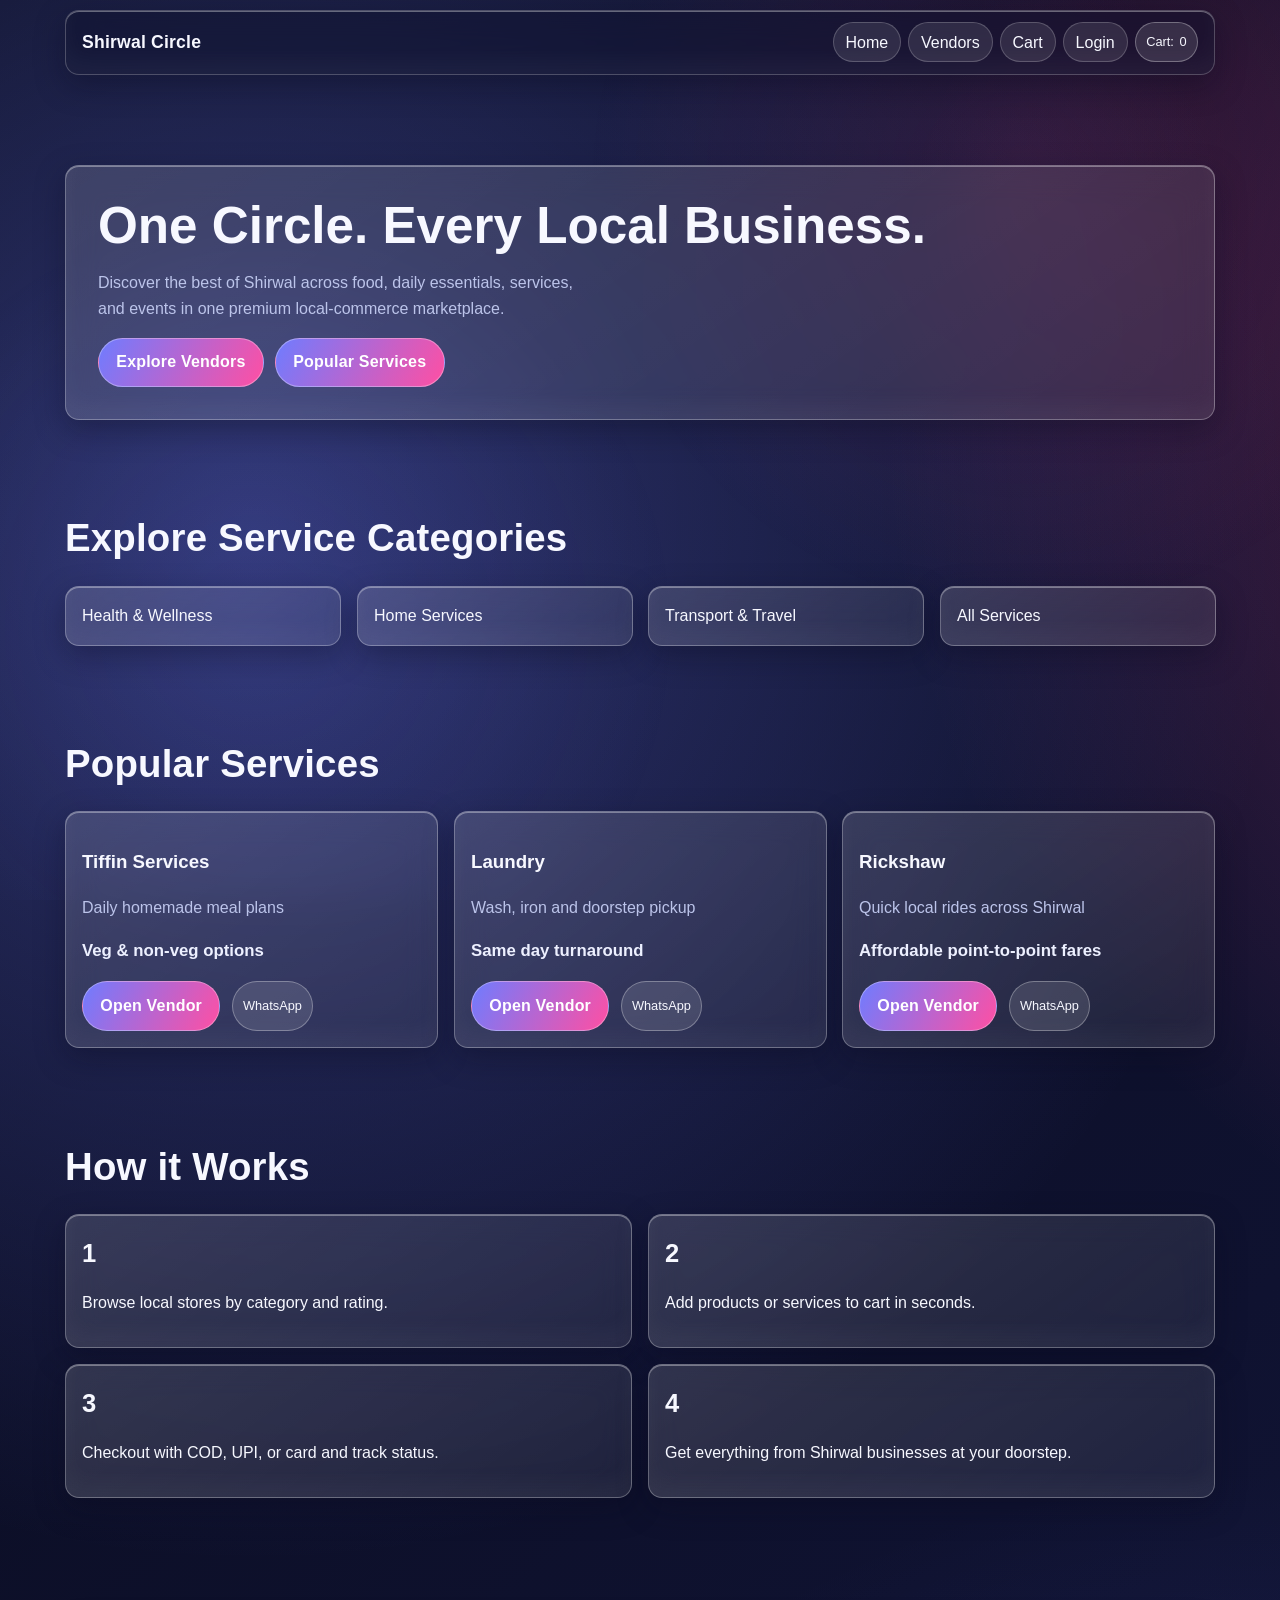
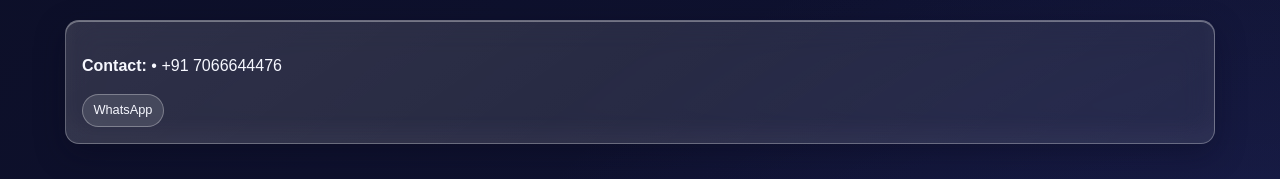
<file: index.html>
<!DOCTYPE html>
<html lang="en">
<head><meta charset="UTF-8"><meta name="viewport" content="width=device-width,initial-scale=1.0"><title>Shirwal Circle</title><link rel="stylesheet" href="css/style.css"></head>
<body>
<header class="site-header container"><nav class="navbar glass-card"><a class="brand" href="index.html">Shirwal Circle</a><div class="nav-links"><a class="nav-link" href="index.html">Home</a><a class="nav-link" href="vendors.html">Vendors</a><a class="nav-link" href="cart.html">Cart</a><a class="nav-link" data-auth="logged-in" href="account.html">Account</a><a class="nav-link" data-auth="logged-out" href="login.html">Login</a><span class="chip">Cart: <span data-cart-count>0</span></span><a class="nav-link" data-auth="logged-in" data-logout href="#">Logout</a></div></nav></header>
<main>
<section class="hero container"><div class="hero-box glass-card"><h1>One Circle. Every Local Business.</h1><p>Discover the best of Shirwal across food, daily essentials, services, and events in one premium local-commerce marketplace.</p><div class="actions"><a class="glass-btn" href="vendors.html">Explore Vendors</a><a class="glass-btn" href="vendors.html#home-services">Popular Services</a></div></div></section>
<section class="section container"><h2 class="section-title">Explore Service Categories</h2><div class="grid categories">
<a class="glass-card card-pad" href="vendors.html#health">Health & Wellness</a><a class="glass-card card-pad" href="vendors.html#home-services">Home Services</a><a class="glass-card card-pad" href="vendors.html#transport">Transport & Travel</a><a class="glass-card card-pad" href="vendors.html">All Services</a>
</div></section>
<section class="section container" id="popular-services"> <h2 class="section-title">Popular Services</h2> <div class="grid vendor-grid"> <div class="glass-card card-pad popular-card"> <h3>Tiffin Services</h3> <p class="muted">Daily homemade meal plans</p> <p class="price">Veg & non-veg options</p> <div class="actions"> <a class="glass-btn" href="vendors.html?service=Tiffin%20Services#service-tiffin-services"> Open Vendor </a> <a class="chip" href="https://wa.me/917066644476?text=Hello%2C%20I%20need%20Tiffin%20Services%20service%20in%20Shirwal.%20Please%20share%20availability%20and%20charges." target="_blank" rel="noopener" > WhatsApp </a> </div> </div> <div class="glass-card card-pad popular-card"> <h3>Laundry</h3> <p class="muted">Wash, iron and doorstep pickup</p> <p class="price">Same day turnaround</p> <div class="actions"> <a class="glass-btn" href="vendors.html?service=Laundry#service-laundry"> Open Vendor </a> <a class="chip" href="https://wa.me/917066644476?text=Hello%2C%20I%20need%20Laundry%20service%20in%20Shirwal.%20Please%20share%20availability%20and%20charges." target="_blank" rel="noopener" > WhatsApp </a> </div> </div> <div class="glass-card card-pad popular-card"> <h3>Rickshaw</h3> <p class="muted">Quick local rides across Shirwal</p> <p class="price">Affordable point-to-point fares</p> <div class="actions"> <a class="glass-btn" href="vendors.html?service=Rickshaw#service-rickshaw"> Open Vendor </a> <a class="chip" href="https://wa.me/917066644476?text=Hello%2C%20I%20need%20Rickshaw%20service%20in%20Shirwal.%20Please%20share%20availability%20and%20charges." target="_blank" rel="noopener" > WhatsApp </a> </div> </div> </div> </section>
<section class="section container"><h2 class="section-title">How it Works</h2><div class="grid info-grid"><div class="glass-card card-pad"><div class="kpi">1</div><p>Browse local stores by category and rating.</p></div><div class="glass-card card-pad"><div class="kpi">2</div><p>Add products or services to cart in seconds.</p></div><div class="glass-card card-pad"><div class="kpi">3</div><p>Checkout with COD, UPI, or card and track status.</p></div><div class="glass-card card-pad"><div class="kpi">4</div><p>Get everything from Shirwal businesses at your doorstep.</p></div></div></section>
</main>
<footer class="footer container"><div class="glass-card card-pad"><p><strong>Contact:</strong>  • +91 7066644476 </p> <div class="footer-links"> <a class="chip" href="https://api.whatsapp.com/send/?phone=917066644476&text=Hello" target="_blank" rel="noopener noreferrer">  WhatsApp</a>
</div><script src="js/app.js"></script></body></html>
</file>
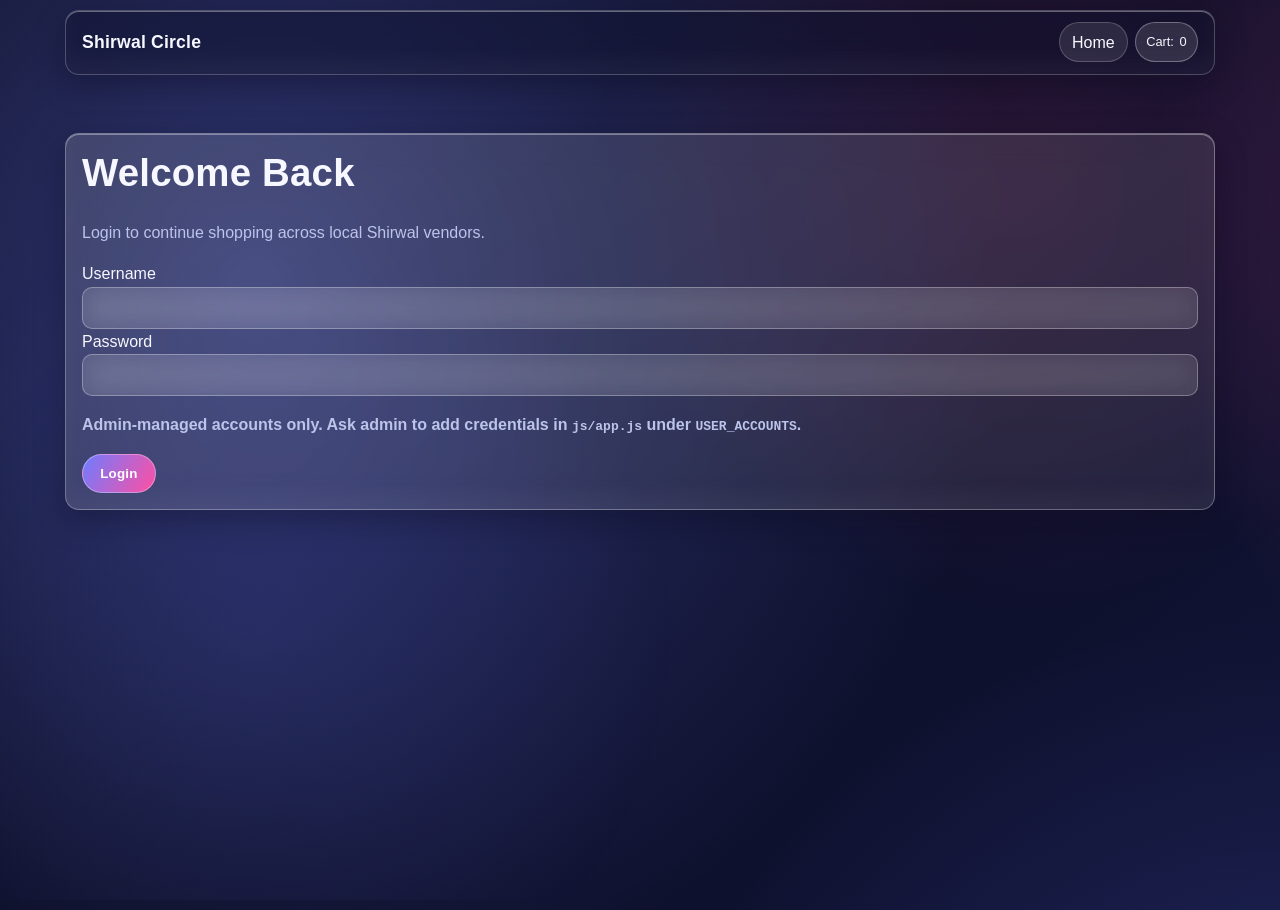
<file: account.html>
<!DOCTYPE html><html lang="en"><head><meta charset="UTF-8"><meta name="viewport" content="width=device-width,initial-scale=1.0"><title>Account | Shirwal Circle</title><link rel="stylesheet" href="css/style.css"></head><body data-requires-auth="true">
<header class="site-header container"><nav class="navbar glass-card"><a class="brand" href="index.html">Shirwal Circle</a><div class="nav-links"><a class="nav-link" href="index.html">Home</a><a class="nav-link" href="vendors.html">Vendors</a><a class="nav-link" data-auth="logged-in" href="account.html">Account</a><a class="nav-link" data-auth="logged-out" href="login.html">Login</a><span class="chip">Cart: <span data-cart-count>0</span></span><a class="nav-link" data-auth="logged-in" data-logout href="#">Logout</a></div></nav></header>
<main class="container section"><h1 class="section-title">My Account</h1><section class="glass-card card-pad" data-account-info></section>
<section class="section"><h2 class="section-title">Past Orders</h2><div class="grid"><div class="glass-card card-pad"><strong>#SC1021</strong> ₹670 <span class="badge info">PLACED</span></div><div class="glass-card card-pad"><strong>#SC1018</strong> ₹1,359 <span class="badge warning">PREPARING</span></div><div class="glass-card card-pad"><strong>#SC1013</strong> ₹845 <span class="badge">OUT_FOR_DELIVERY</span></div><div class="glass-card card-pad"><strong>#SC1005</strong> ₹420 <span class="badge success">DELIVERED</span></div></div></section>
</main><script src="js/app.js"></script></body></html>
</file>
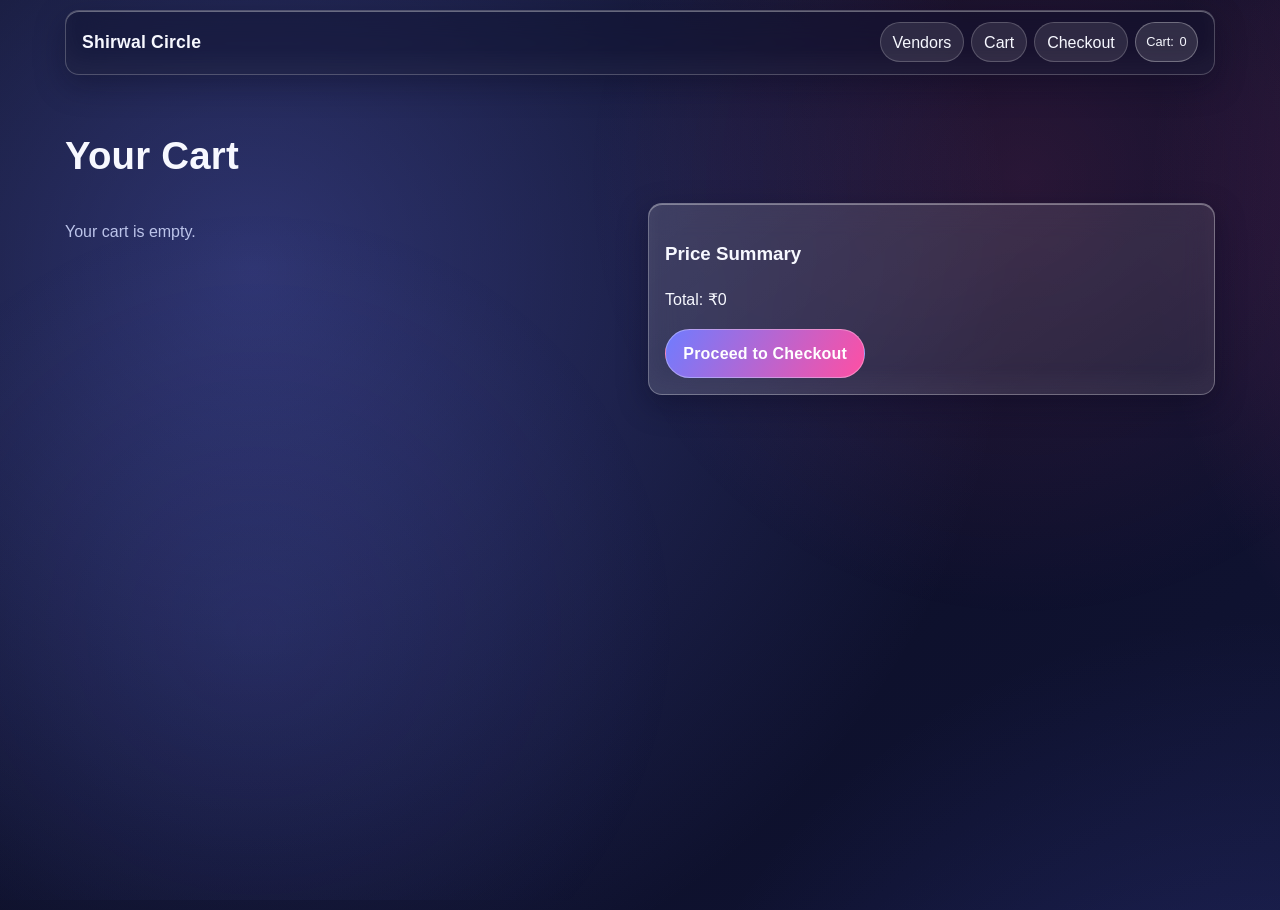
<file: cart.html>
<!DOCTYPE html><html lang="en"><head><meta charset="UTF-8"><meta name="viewport" content="width=device-width,initial-scale=1.0"><title>Cart | Shirwal Circle</title><link rel="stylesheet" href="css/style.css"></head><body>
<header class="site-header container"><nav class="navbar glass-card"><a class="brand" href="index.html">Shirwal Circle</a><div class="nav-links"><a class="nav-link" href="vendors.html">Vendors</a><a class="nav-link" href="cart.html">Cart</a><a class="nav-link" href="checkout.html">Checkout</a><span class="chip">Cart: <span data-cart-count>0</span></span><a class="nav-link" data-auth="logged-in" data-logout href="#">Logout</a></div></nav></header>
<main class="container section"><h1 class="section-title">Your Cart</h1><div class="grid info-grid"><section data-cart-items></section><aside class="glass-card card-pad"><h3>Price Summary</h3><div data-cart-summary></div><a class="glass-btn" href="checkout.html">Proceed to Checkout</a></aside></div></main>
<script src="js/app.js"></script>
</body></html>
</file>
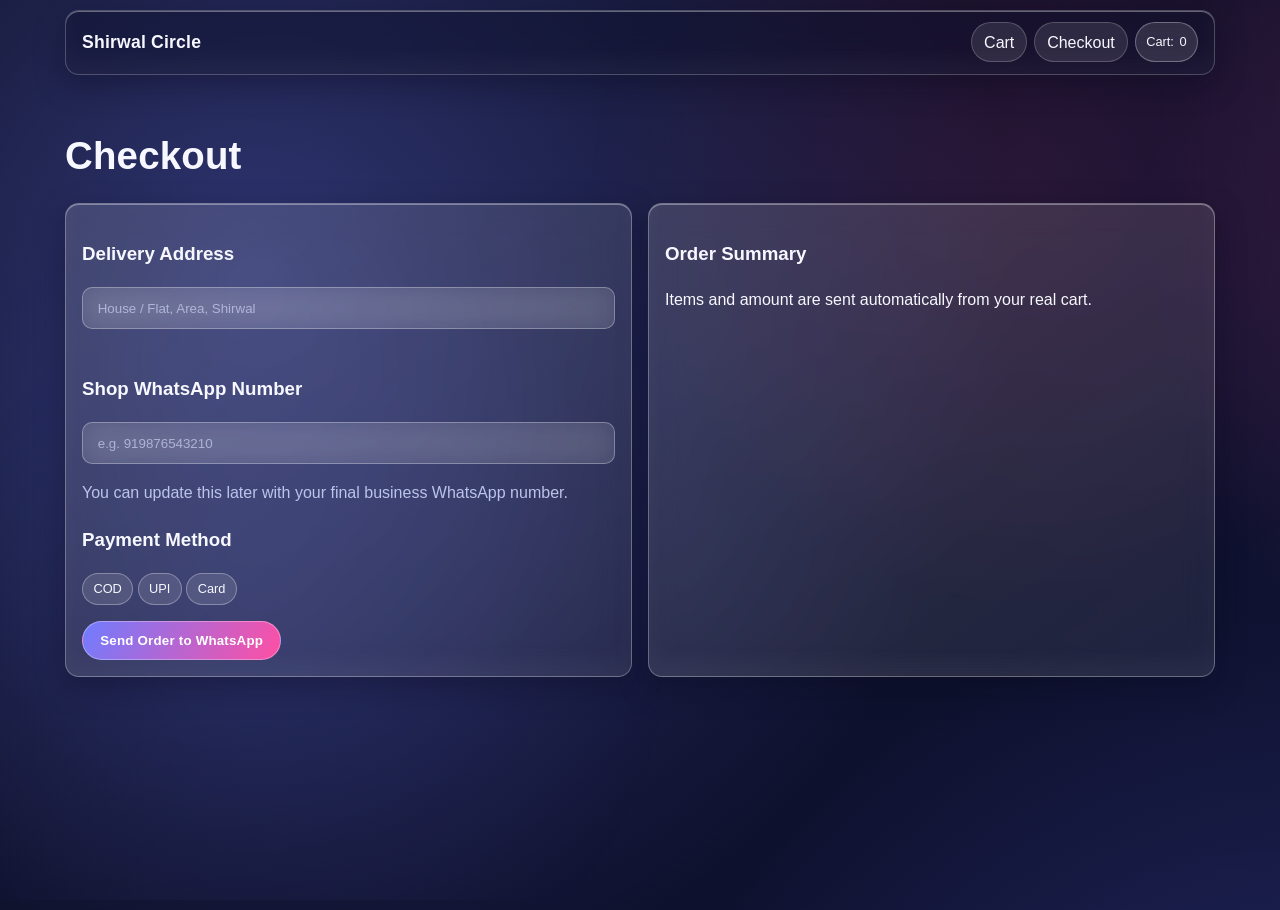
<file: checkout.html>
<!DOCTYPE html><html lang="en"><head><meta charset="UTF-8"><meta name="viewport" content="width=device-width,initial-scale=1.0"><title>Checkout | Shirwal Circle</title><link rel="stylesheet" href="css/style.css"></head><body>
<header class="site-header container"><nav class="navbar glass-card"><a class="brand" href="index.html">Shirwal Circle</a><div class="nav-links"><a class="nav-link" href="cart.html">Cart</a><a class="nav-link" href="checkout.html">Checkout</a><a class="nav-link" data-auth="logged-in" href="account.html">Account</a><span class="chip">Cart: <span data-cart-count>0</span></span><a class="nav-link" data-auth="logged-in" data-logout href="#">Logout</a></div></nav></header>
<main class="container section"><h1 class="section-title">Checkout</h1><div class="grid info-grid"><section class="glass-card card-pad"><form data-checkout-form><h3>Delivery Address</h3><input class="glass-input" name="address" placeholder="House / Flat, Area, Shirwal" required><br><br><h3>Shop WhatsApp Number</h3><input class="glass-input" name="whatsapp" placeholder="e.g. 919876543210" required><p class="muted">You can update this later with your final business WhatsApp number.</p><h3>Payment Method</h3><p><span class="chip">COD</span> <span class="chip">UPI</span> <span class="chip">Card</span></p><button class="glass-btn" type="submit">Send Order to WhatsApp</button></form></section><aside class="glass-card card-pad"><h3>Order Summary</h3><p>Items and amount are sent automatically from your real cart.</p></aside></div></main>
<script src="js/app.js"></script>
</body></html>
</file>
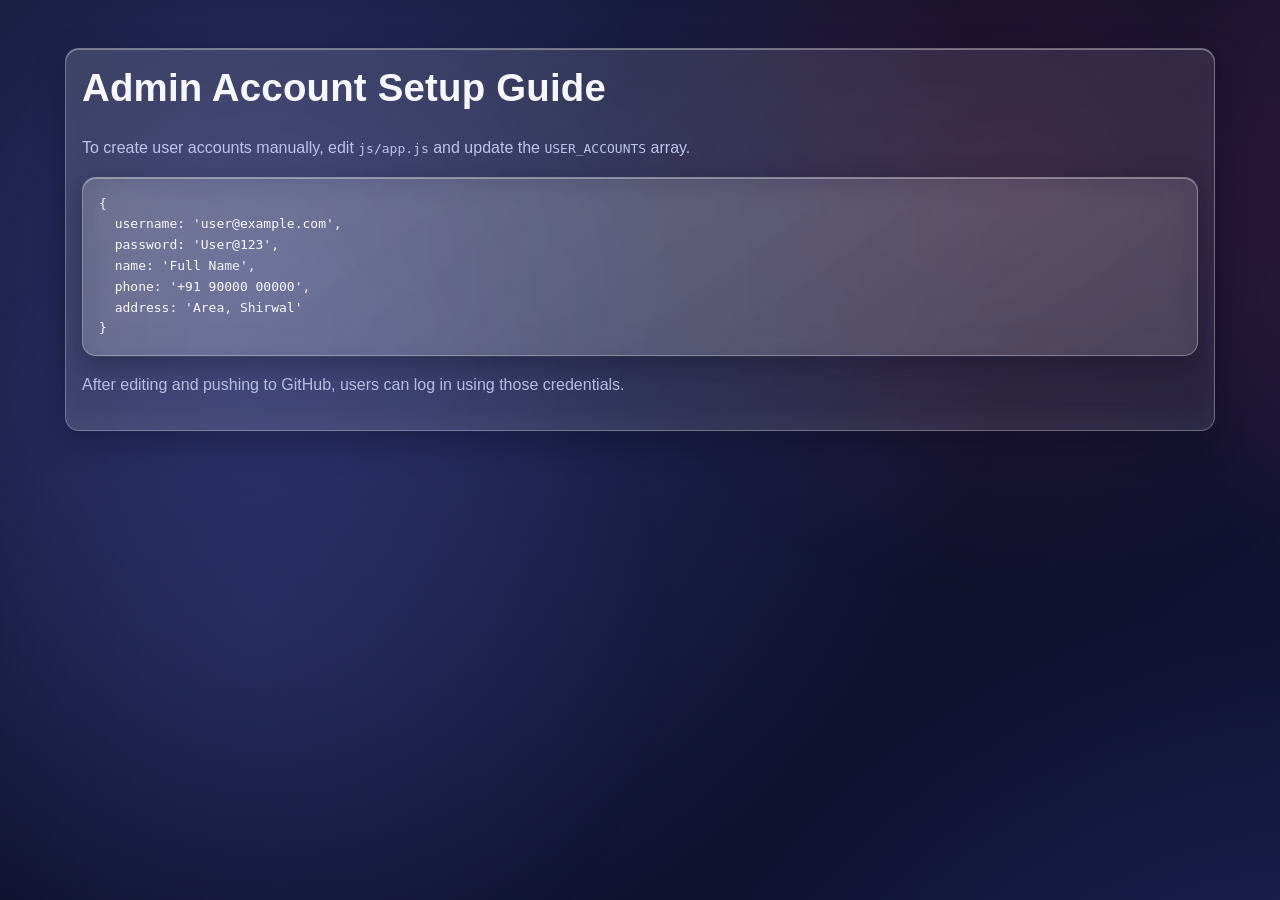
<file: credentials.html>
<!DOCTYPE html>
<html lang="en">
<head><meta charset="UTF-8"><meta name="viewport" content="width=device-width,initial-scale=1.0"><title>Account Setup Guide | Shirwal Circle</title><link rel="stylesheet" href="css/style.css"></head>
<body>
<main class="container section">
  <section class="glass-card card-pad">
    <h1 class="section-title">Admin Account Setup Guide</h1>
    <p class="muted">To create user accounts manually, edit <code>js/app.js</code> and update the <code>USER_ACCOUNTS</code> array.</p>
    <pre class="glass-card card-pad" style="white-space:pre-wrap;">{
  username: 'user@example.com',
  password: 'User@123',
  name: 'Full Name',
  phone: '+91 90000 00000',
  address: 'Area, Shirwal'
}</pre>
    <p class="muted">After editing and pushing to GitHub, users can log in using those credentials.</p>
  </section>
</main>
<script src="js/app.js"></script>
</body></html>
</file>
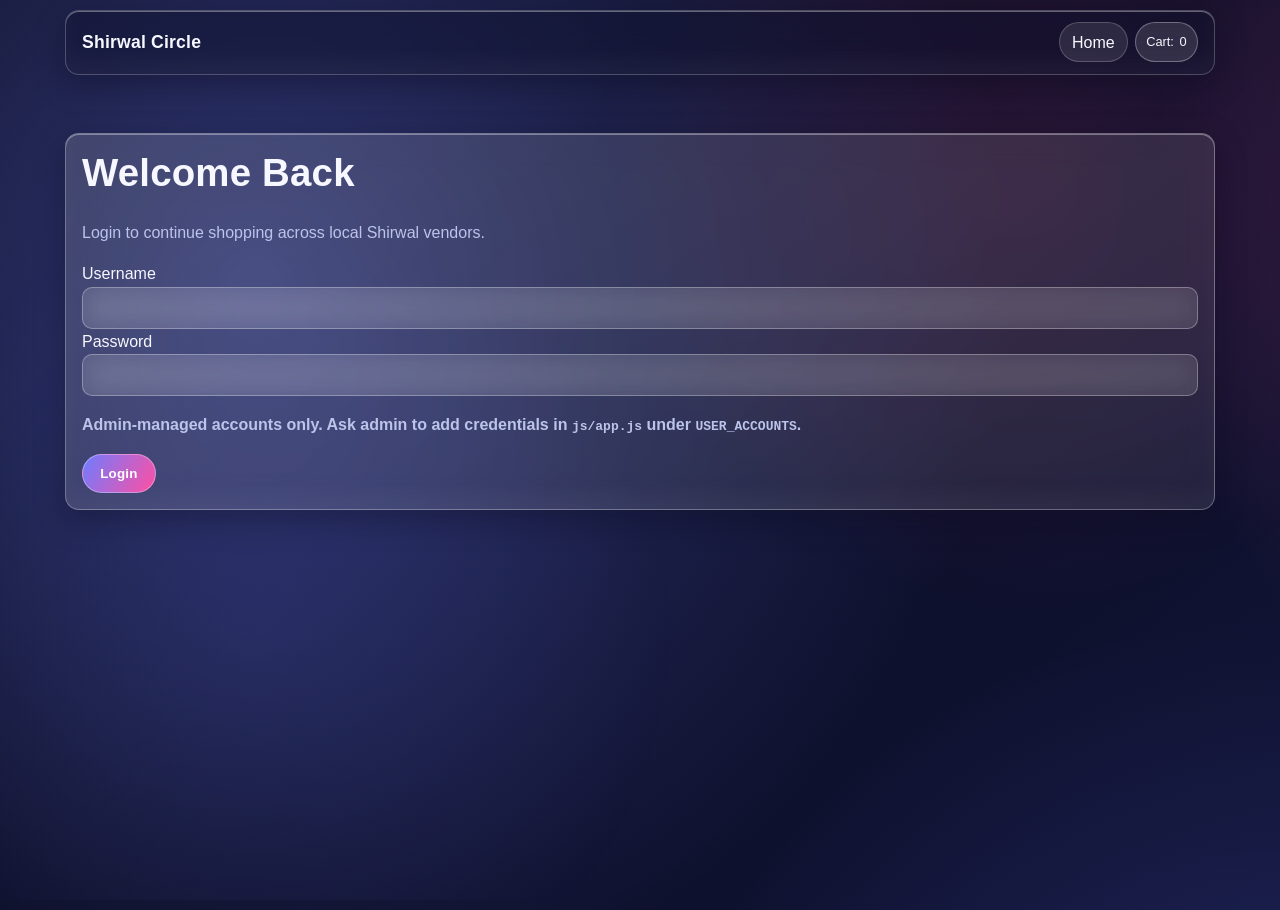
<file: login.html>
<!DOCTYPE html>
<html lang="en">
<head>
  <meta charset="UTF-8"><meta name="viewport" content="width=device-width,initial-scale=1.0">
  <title>Login | Shirwal Circle</title><link rel="stylesheet" href="css/style.css">
</head>
<body>
<header class="site-header container"><nav class="navbar glass-card"><a class="brand" href="index.html">Shirwal Circle</a><div class="nav-links"><a class="nav-link" href="index.html">Home</a><a class="nav-link" data-auth="logged-in" href="account.html">Account</a><span class="chip">Cart: <span data-cart-count>0</span></span><a class="nav-link" data-auth="logged-in" data-logout href="#">Logout</a></div></nav></header>
<main class="container section">
  <section class="glass-card card-pad">
    <h1 class="section-title">Welcome Back</h1>
    <p class="muted">Login to continue shopping across local Shirwal vendors.</p>
    <div data-login-state></div>
    <form data-login-form>
      <label>Username</label><input class="glass-input" type="text" name="username" required>
      <label>Password</label><input class="glass-input" type="password" name="password" required>
      <p class="muted"><strong>Admin-managed accounts only. Ask admin to add credentials in <code>js/app.js</code> under <code>USER_ACCOUNTS</code>.</p>
      <p class="muted" data-login-help></p>
      <button class="glass-btn" type="submit">Login</button>
    </form>
  </section>
</main>
<script src="js/app.js"></script>
</body></html>
</file>
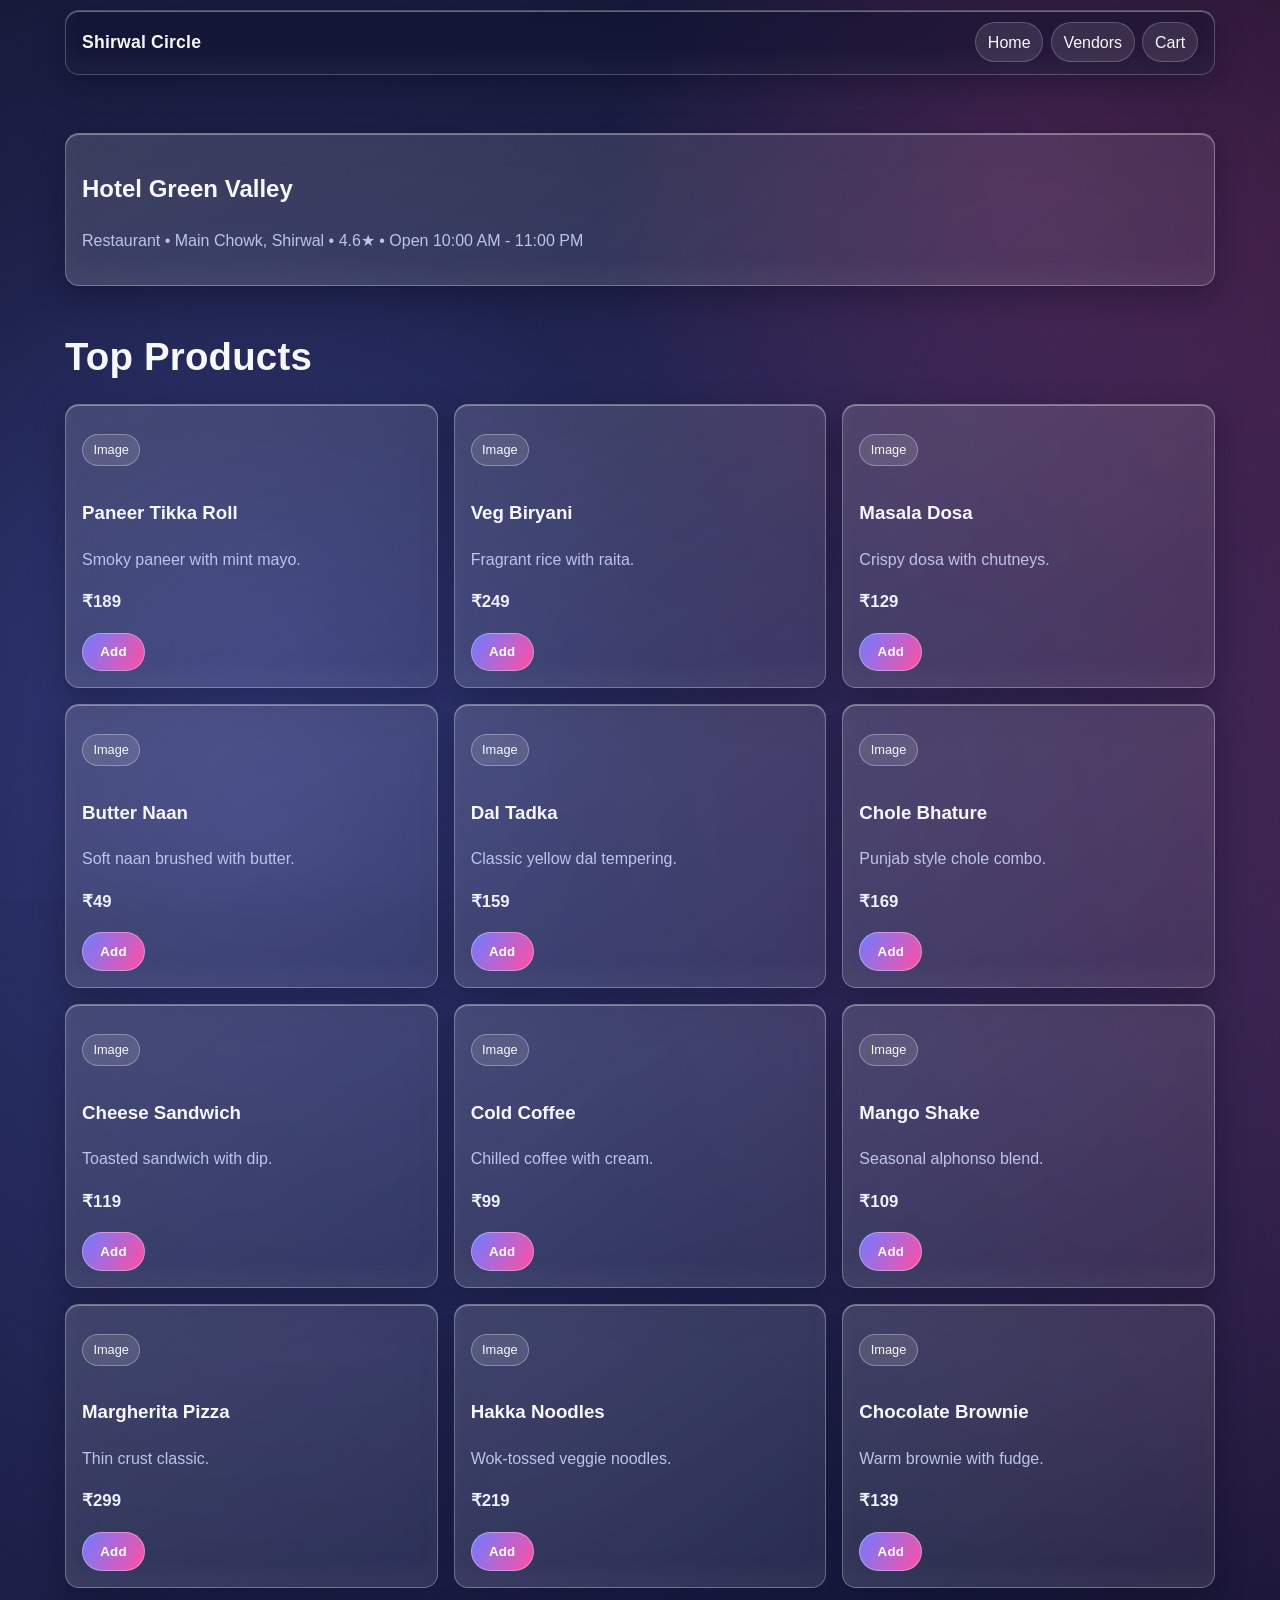
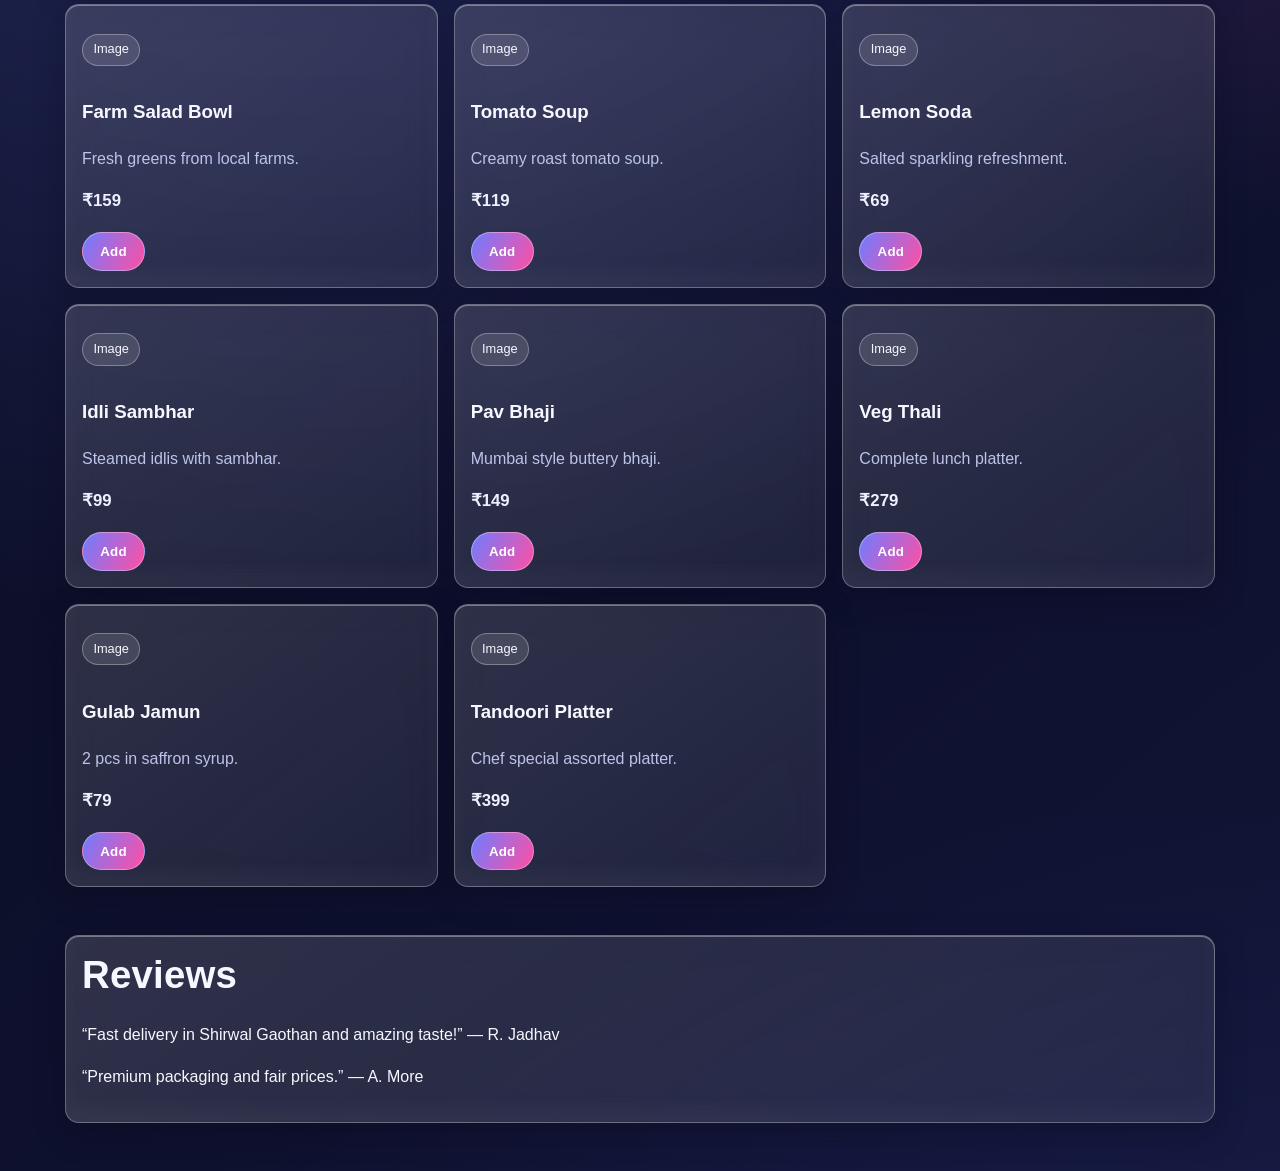
<file: vendor.html>
<!DOCTYPE html><html lang="en"><head><meta charset="UTF-8"><meta name="viewport" content="width=device-width,initial-scale=1.0"><title>Vendor Store | Shirwal Circle</title><link rel="stylesheet" href="css/style.css"></head><body>
<header class="site-header container"><nav class="navbar glass-card"><a class="brand" href="index.html">Shirwal Circle</a><div class="nav-links"><a class="nav-link" href="index.html">Home</a><a class="nav-link" href="vendors.html">Vendors</a><a class="nav-link" href="cart.html">Cart</a><a class="nav-link" data-auth="logged-in" data-logout href="#">Logout</a></div></nav></header>
<main class="container section"><section class="glass-card card-pad"><h1>Hotel Green Valley</h1><p class="muted">Restaurant • Main Chowk, Shirwal • 4.6★ • Open 10:00 AM - 11:00 PM</p></section>
<section class="section"><h2 class="section-title">Top Products</h2><div class="grid product-grid">
<div class="glass-card card-pad"><p class="chip">Image</p><h3>Paneer Tikka Roll</h3><p class="muted">Smoky paneer with mint mayo.</p><p class="price">₹189</p><button class="glass-btn" data-add-product data-id="p1" data-name="Paneer Tikka Roll" data-price="189">Add</button></div>
<div class="glass-card card-pad"><p class="chip">Image</p><h3>Veg Biryani</h3><p class="muted">Fragrant rice with raita.</p><p class="price">₹249</p><button class="glass-btn" data-add-product data-id="p2" data-name="Veg Biryani" data-price="249">Add</button></div>
<div class="glass-card card-pad"><p class="chip">Image</p><h3>Masala Dosa</h3><p class="muted">Crispy dosa with chutneys.</p><p class="price">₹129</p><button class="glass-btn" data-add-product data-id="p3" data-name="Masala Dosa" data-price="129">Add</button></div>
<div class="glass-card card-pad"><p class="chip">Image</p><h3>Butter Naan</h3><p class="muted">Soft naan brushed with butter.</p><p class="price">₹49</p><button class="glass-btn" data-add-product data-id="p4" data-name="Butter Naan" data-price="49">Add</button></div>
<div class="glass-card card-pad"><p class="chip">Image</p><h3>Dal Tadka</h3><p class="muted">Classic yellow dal tempering.</p><p class="price">₹159</p><button class="glass-btn" data-add-product data-id="p5" data-name="Dal Tadka" data-price="159">Add</button></div>
<div class="glass-card card-pad"><p class="chip">Image</p><h3>Chole Bhature</h3><p class="muted">Punjab style chole combo.</p><p class="price">₹169</p><button class="glass-btn" data-add-product data-id="p6" data-name="Chole Bhature" data-price="169">Add</button></div>
<div class="glass-card card-pad"><p class="chip">Image</p><h3>Cheese Sandwich</h3><p class="muted">Toasted sandwich with dip.</p><p class="price">₹119</p><button class="glass-btn" data-add-product data-id="p7" data-name="Cheese Sandwich" data-price="119">Add</button></div>
<div class="glass-card card-pad"><p class="chip">Image</p><h3>Cold Coffee</h3><p class="muted">Chilled coffee with cream.</p><p class="price">₹99</p><button class="glass-btn" data-add-product data-id="p8" data-name="Cold Coffee" data-price="99">Add</button></div>
<div class="glass-card card-pad"><p class="chip">Image</p><h3>Mango Shake</h3><p class="muted">Seasonal alphonso blend.</p><p class="price">₹109</p><button class="glass-btn" data-add-product data-id="p9" data-name="Mango Shake" data-price="109">Add</button></div>
<div class="glass-card card-pad"><p class="chip">Image</p><h3>Margherita Pizza</h3><p class="muted">Thin crust classic.</p><p class="price">₹299</p><button class="glass-btn" data-add-product data-id="p10" data-name="Margherita Pizza" data-price="299">Add</button></div>
<div class="glass-card card-pad"><p class="chip">Image</p><h3>Hakka Noodles</h3><p class="muted">Wok-tossed veggie noodles.</p><p class="price">₹219</p><button class="glass-btn" data-add-product data-id="p11" data-name="Hakka Noodles" data-price="219">Add</button></div>
<div class="glass-card card-pad"><p class="chip">Image</p><h3>Chocolate Brownie</h3><p class="muted">Warm brownie with fudge.</p><p class="price">₹139</p><button class="glass-btn" data-add-product data-id="p12" data-name="Chocolate Brownie" data-price="139">Add</button></div>
<div class="glass-card card-pad"><p class="chip">Image</p><h3>Farm Salad Bowl</h3><p class="muted">Fresh greens from local farms.</p><p class="price">₹159</p><button class="glass-btn" data-add-product data-id="p13" data-name="Farm Salad Bowl" data-price="159">Add</button></div>
<div class="glass-card card-pad"><p class="chip">Image</p><h3>Tomato Soup</h3><p class="muted">Creamy roast tomato soup.</p><p class="price">₹119</p><button class="glass-btn" data-add-product data-id="p14" data-name="Tomato Soup" data-price="119">Add</button></div>
<div class="glass-card card-pad"><p class="chip">Image</p><h3>Lemon Soda</h3><p class="muted">Salted sparkling refreshment.</p><p class="price">₹69</p><button class="glass-btn" data-add-product data-id="p15" data-name="Lemon Soda" data-price="69">Add</button></div>
<div class="glass-card card-pad"><p class="chip">Image</p><h3>Idli Sambhar</h3><p class="muted">Steamed idlis with sambhar.</p><p class="price">₹99</p><button class="glass-btn" data-add-product data-id="p16" data-name="Idli Sambhar" data-price="99">Add</button></div>
<div class="glass-card card-pad"><p class="chip">Image</p><h3>Pav Bhaji</h3><p class="muted">Mumbai style buttery bhaji.</p><p class="price">₹149</p><button class="glass-btn" data-add-product data-id="p17" data-name="Pav Bhaji" data-price="149">Add</button></div>
<div class="glass-card card-pad"><p class="chip">Image</p><h3>Veg Thali</h3><p class="muted">Complete lunch platter.</p><p class="price">₹279</p><button class="glass-btn" data-add-product data-id="p18" data-name="Veg Thali" data-price="279">Add</button></div>
<div class="glass-card card-pad"><p class="chip">Image</p><h3>Gulab Jamun</h3><p class="muted">2 pcs in saffron syrup.</p><p class="price">₹79</p><button class="glass-btn" data-add-product data-id="p19" data-name="Gulab Jamun" data-price="79">Add</button></div>
<div class="glass-card card-pad"><p class="chip">Image</p><h3>Tandoori Platter</h3><p class="muted">Chef special assorted platter.</p><p class="price">₹399</p><button class="glass-btn" data-add-product data-id="p20" data-name="Tandoori Platter" data-price="399">Add</button></div>
</div></section>
<section class="glass-card card-pad"><h2 class="section-title">Reviews</h2><p>“Fast delivery in Shirwal Gaothan and amazing taste!” — R. Jadhav</p><p>“Premium packaging and fair prices.” — A. More</p></section>
</main><script src="js/app.js"></script></body></html>
</file>
<file: css/style.css>
/* =========================================================
   Shirwal Circle - Premium Indigo/Rose Glassmorphism Theme
   Complete stylesheet replacement
   ========================================================= */

:root {
  /* Core palette */
  --bg-1: #080a1a;
  --bg-2: #0f1230;
  --bg-3: #1a1e48;

  --text-primary: #f7f8ff;
  --text-secondary: #bcc4ea;

  --indigo: #6f7cff;
  --indigo-strong: #5566ff;
  --rose: #ff4fa3;
  --rose-soft: #ff7abf;

  --success: #45d69e;
  --warning: #ffbe67;
  --danger: #ff6a95;

  /* Glass tokens */
  --glass-bg: rgba(255, 255, 255, 0.1);
  --glass-bg-strong: rgba(255, 255, 255, 0.16);
  --glass-border: rgba(255, 255, 255, 0.3);
  --blur: 16px;

  /* Layout */
  --radius-sm: 10px;
  --radius-md: 14px;
  --radius-lg: 20px;

  --space-1: 0.5rem;
  --space-2: 0.75rem;
  --space-3: 1rem;
  --space-4: 1.5rem;
  --space-5: 2rem;
  --space-6: 3rem;

  --shadow-soft: 0 10px 30px rgba(8, 10, 30, 0.35);
  --shadow-deep: 0 24px 54px rgba(6, 8, 24, 0.55);

  --scrollGlow: 0.28;
}

* {
  box-sizing: border-box;
}

html,
body {
  margin: 0;
  padding: 0;
  scroll-behavior: smooth;
}

body {
  font-family: "Plus Jakarta Sans", Inter, "Segoe UI", Roboto, Arial, sans-serif;
  color: var(--text-primary);
  line-height: 1.6;
  min-height: 100vh;
  background:
    radial-gradient(circle at 12% 18%, rgba(111, 124, 255, calc(var(--scrollGlow) * 1.2)) 0%, transparent 34%),
    radial-gradient(circle at 86% 14%, rgba(255, 79, 163, calc(var(--scrollGlow) * 1.1)) 0%, transparent 30%),
    radial-gradient(circle at 60% 84%, rgba(92, 106, 255, calc(var(--scrollGlow) * 0.75)) 0%, transparent 36%),
    linear-gradient(140deg, var(--bg-1), var(--bg-2), var(--bg-3));
  background-size: 165% 165%;
  animation: bgFlow 22s ease-in-out infinite;
}

body::before {
  content: "";
  position: fixed;
  inset: 0;
  pointer-events: none;
  background:
    radial-gradient(circle at 80% 20%, rgba(255, 79, 163, 0.12), transparent 35%),
    radial-gradient(circle at 20% 70%, rgba(111, 124, 255, 0.12), transparent 35%);
  z-index: -1;
}

img {
  max-width: 100%;
  display: block;
}

a {
  color: inherit;
  text-decoration: none;
}

@keyframes bgFlow {
  0%, 100% { background-position: 0% 50%; }
  50% { background-position: 100% 50%; }
}

/* =========================================================
   Utilities
   ========================================================= */

.container {
  width: min(1150px, 92%);
  margin: 0 auto;
}

.section {
  padding: var(--space-6) 0;
}

.section-title {
  font-size: clamp(1.5rem, 3vw, 2.4rem);
  line-height: 1.2;
  margin: 0 0 var(--space-4);
  letter-spacing: 0.2px;
}

.muted {
  color: var(--text-secondary);
}

.grid {
  display: grid;
  gap: 1rem;
}

.categories {
  grid-template-columns: repeat(2, 1fr);
}

.vendor-grid,
.product-grid {
  grid-template-columns: 1fr;
}

.info-grid {
  grid-template-columns: 1fr;
}

.card-pad {
  padding: 1rem;
}

.kpi {
  font-size: 1.6rem;
  font-weight: 800;
  margin: 0.1rem 0;
}

.price {
  font-size: 1.05rem;
  font-weight: 700;
  color: #edf0ff;
}

/* =========================================================
   Glass components
   ========================================================= */

.glass-card {
  background: linear-gradient(
    145deg,
    rgba(255, 255, 255, 0.14),
    rgba(255, 255, 255, 0.07)
  );
  border: 1px solid var(--glass-border);
  border-radius: var(--radius-md);
  backdrop-filter: blur(var(--blur));
  -webkit-backdrop-filter: blur(var(--blur));
  box-shadow:
    var(--shadow-soft),
    inset 0 1px 0 rgba(255, 255, 255, 0.35),
    inset 0 -14px 22px rgba(255, 255, 255, 0.04);
  transition: transform 0.25s ease, box-shadow 0.25s ease, filter 0.25s ease;
}

.glass-card:hover {
  transform: translateY(-4px);
  box-shadow:
    var(--shadow-deep),
    0 0 24px rgba(111, 124, 255, 0.2),
    0 0 20px rgba(255, 79, 163, 0.15);
}

.glass-btn {
  display: inline-flex;
  align-items: center;
  justify-content: center;
  gap: 0.45rem;
  cursor: pointer;
  border: 1px solid rgba(255, 255, 255, 0.32);
  background: linear-gradient(120deg, var(--indigo), var(--rose));
  color: #fff;
  padding: 0.68rem 1.08rem;
  border-radius: 999px;
  font-weight: 700;
  letter-spacing: 0.2px;
  position: relative;
  overflow: hidden;
  transition: transform 0.22s ease, filter 0.22s ease, box-shadow 0.22s ease;
}

.glass-btn:hover {
  transform: translateY(-2px);
  filter: brightness(1.07);
  box-shadow: 0 10px 28px rgba(95, 111, 255, 0.35);
}

.glass-btn::after {
  content: "";
  position: absolute;
  inset: 0;
  transform: translateX(-110%);
  background: linear-gradient(100deg, transparent 18%, rgba(255, 255, 255, 0.36) 50%, transparent 82%);
  transition: transform 0.6s ease;
}

.glass-btn:hover::after {
  transform: translateX(110%);
}

.glass-input {
  width: 100%;
  border: 1px solid var(--glass-border);
  background: var(--glass-bg);
  color: var(--text-primary);
  padding: 0.78rem 0.92rem;
  border-radius: var(--radius-sm);
  backdrop-filter: blur(12px);
  -webkit-backdrop-filter: blur(12px);
  outline: none;
}

.glass-input:focus {
  border-color: rgba(111, 124, 255, 0.65);
  box-shadow: 0 0 0 3px rgba(111, 124, 255, 0.18);
}

.glass-input::placeholder {
  color: #dbe0ff9e;
}

.badge,
.chip {
  display: inline-flex;
  align-items: center;
  gap: 0.35rem;
  border: 1px solid var(--glass-border);
  border-radius: 999px;
  padding: 0.3rem 0.65rem;
  font-size: 0.8rem;
  background: rgba(255, 255, 255, 0.12);
}

.badge.success { background: rgba(69, 214, 158, 0.24); }
.badge.warning { background: rgba(255, 190, 103, 0.24); }
.badge.info { background: rgba(111, 124, 255, 0.24); }

/* =========================================================
   Header / nav
   ========================================================= */

.site-header {
  position: sticky;
  top: 0;
  z-index: 60;
  margin: 0.6rem auto;
}

.navbar {
  display: flex;
  gap: 0.8rem;
  flex-wrap: wrap;
  align-items: center;
  justify-content: space-between;
  padding: 0.72rem 1rem;
  background: rgba(14, 18, 44, 0.44);
  border: 1px solid rgba(255, 255, 255, 0.24);
  backdrop-filter: blur(16px);
  -webkit-backdrop-filter: blur(16px);
}

.brand {
  font-weight: 800;
  font-size: 1.1rem;
  letter-spacing: 0.2px;
}

.nav-links {
  display: flex;
  flex-wrap: wrap;
  gap: 0.45rem;
}

.nav-link {
  padding: 0.4rem 0.74rem;
  border-radius: 999px;
  background: rgba(255, 255, 255, 0.1);
  border: 1px solid rgba(255, 255, 255, 0.2);
}

/* =========================================================
   Page sections
   ========================================================= */

.hero {
  padding: 5rem 0 3rem;
}

.hero-box {
  padding: 2rem;
  animation: floatIn 0.7s ease both;
}

.hero h1 {
  font-size: clamp(2rem, 5vw, 3.2rem);
  margin: 0;
  line-height: 1.1;
}

.hero p {
  color: var(--text-secondary);
  max-width: 54ch;
}

.actions {
  display: flex;
  gap: 0.7rem;
  flex-wrap: wrap;
}

.footer {
  margin-top: 3rem;
  padding: 1.6rem 0 2.2rem;
}

.footer-links {
  display: flex;
  gap: 0.6rem;
  flex-wrap: wrap;
}

/* =========================================================
   Tables / admin leftovers
   ========================================================= */

.table-wrap {
  overflow-x: auto;
}

table {
  width: 100%;
  border-collapse: collapse;
}

th,
td {
  padding: 0.7rem;
  text-align: left;
  border-bottom: 1px solid rgba(255, 255, 255, 0.15);
}

.layout-admin {
  display: grid;
  gap: 1rem;
}

.sidebar {
  padding: 1rem;
}

/* =========================================================
   Service page extras
   ========================================================= */

.logo-mini {
  width: 42px;
  height: 42px;
  border-radius: 10px;
  object-fit: cover;
  margin-bottom: 0.7rem;
  border: 1px solid rgba(255, 255, 255, 0.34);
  background: rgba(255, 255, 255, 0.2);
  padding: 0.2rem;
}

.quick-nav {
  margin: 0.8rem 0 1.2rem;
}

.quick-nav .chip {
  background: rgba(111, 124, 255, 0.18);
}

.quick-nav .chip:hover {
  background: rgba(255, 79, 163, 0.2);
}

.service-popup {
  border: 1px solid rgba(255, 255, 255, 0.34);
  background: linear-gradient(
    155deg,
    rgba(255, 255, 255, 0.16),
    rgba(255, 255, 255, 0.08)
  );
}

body.modal-open {
  overflow: hidden;
}

.service-modal {
  position: fixed;
  inset: 0;
  z-index: 120;
  display: grid;
  place-items: center;
  padding: 1rem;
}

.service-modal[hidden] {
  display: none !important;
}

.service-modal-backdrop {
  position: absolute;
  inset: 0;
  background: rgba(8, 10, 26, 0.62);
  backdrop-filter: blur(4px);
  -webkit-backdrop-filter: blur(4px);
}

.service-popup {
  position: relative;
  z-index: 1;
  width: min(560px, 95vw);
  box-shadow:
    0 28px 60px rgba(0, 0, 0, 0.45),
    0 0 30px rgba(111, 124, 255, 0.24),
    0 0 22px rgba(255, 79, 163, 0.18);
}

.toast {
  position: fixed;
  right: 1rem;
  bottom: 1rem;
  z-index: 180;
  padding: 0.7rem 0.95rem;
  border-radius: 12px;
  border: 1px solid rgba(255, 255, 255, 0.3);
  background: rgba(16, 20, 48, 0.88);
  color: var(--text-primary);
  backdrop-filter: blur(8px);
  box-shadow: var(--shadow-soft);
}

.toast[hidden] {
  display: none;
}

/* =========================================================
   Motion
   ========================================================= */

@keyframes floatIn {
  from { opacity: 0; transform: translateY(8px) scale(0.985); }
  to { opacity: 1; transform: translateY(0) scale(1); }
}

@keyframes softPulse {
  0%, 100% {
    box-shadow:
      var(--shadow-soft),
      inset 0 1px 0 rgba(255, 255, 255, 0.35),
      inset 0 -14px 22px rgba(255, 255, 255, 0.04);
  }
  50% {
    box-shadow:
      var(--shadow-soft),
      0 0 18px rgba(111, 124, 255, 0.2),
      0 0 14px rgba(255, 79, 163, 0.16),
      inset 0 1px 0 rgba(255, 255, 255, 0.42),
      inset 0 -14px 22px rgba(255, 255, 255, 0.06);
  }
}

.vendor-grid .glass-card,
.categories .glass-card,
.info-grid .glass-card {
  animation: floatIn 0.55s ease both;
}

.vendor-grid .glass-card:nth-child(2n),
.categories .glass-card:nth-child(2n) {
  animation-delay: 0.08s;
}

.vendor-grid .glass-card:nth-child(3n),
.categories .glass-card:nth-child(3n) {
  animation-delay: 0.14s;
}

.site-header .glass-card {
  animation: softPulse 6s ease-in-out infinite;
}

/* =========================================================
   Responsive
   ========================================================= */

@media (min-width: 700px) {
  .categories { grid-template-columns: repeat(4, 1fr); }
  .vendor-grid { grid-template-columns: repeat(2, 1fr); }
  .product-grid { grid-template-columns: repeat(3, 1fr); }
  .info-grid { grid-template-columns: 1fr 1fr; }
}

@media (min-width: 1024px) {
  .vendor-grid { grid-template-columns: repeat(3, 1fr); }
  .layout-admin { grid-template-columns: 250px 1fr; }
}

@media (prefers-reduced-motion: reduce) {
  *,
  *::before,
  *::after {
    animation: none !important;
    transition: none !important;
  }
}
</file>
